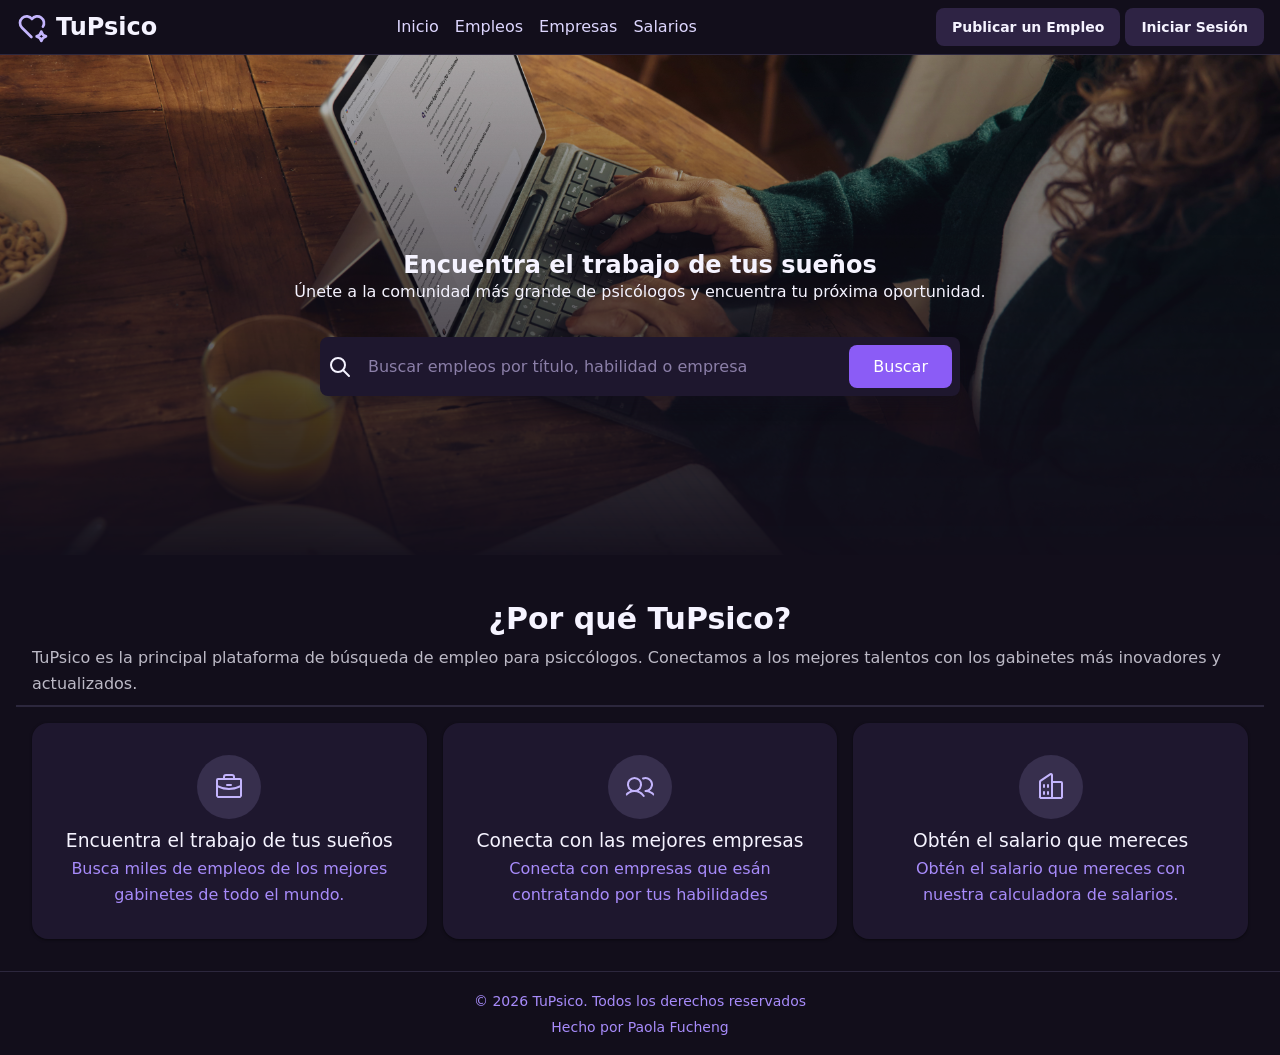
<file: 00-html-css/index.html>
<!-- HyperText Markup Language -->

<!DOCTYPE html>
<html lang = "es">
    <head>
        <!-- Metadatos -->
        <title> TuPsico - Inicio </title>
        <meta charset = "UTF-8">
        <meta name = "description" content = "Encuentra las mejores ofertas 
        de trabajo para psicólogos.">

        <link rel = "stylesheet" href = "./styles.css" />
    </head>

    <body>
        <!-- Todo el Contenido visible dividido en secciones -->
        <header>
            <h1>
                <svg xmlns = "http://www.w3.org/2000/svg" width = "24" height = "24" 
                viewBox = "0 0 24 24" fill = "none" stroke = "currentColor" 
                stroke-width = "2" stroke-linecap = "round" stroke-linejoin = "round" 
                class = "icon icon-tabler icons-tabler-outline icon-tabler-heart-spark">
                <path stroke = "none" d = "M0 0h24v24H0z" fill = "none" />
                <path d = "M11.537 19.542l-7.037 -6.97a5 5 0 1 1 7.5 -6.566a5 5 0 0 1 8.212 5.693" />
                <path d = "M19 22.5a4.75 4.75 0 0 1 3.5 -3.5a4.75 4.75 0 0 1 -3.5 -3.5a4.75 4.75 0 0 1 -3.5 3.5a4.75 4.75 0 0 1 3.5 3.5" />
                </svg>
                TuPsico
            </h1>

            <nav>
                <a href = ""> Inicio </a>
                <a href = "empleos.html"> Empleos </a>
                <a href = ""> Empresas </a>
                <a href = "error.html"> Salarios </a>
            </nav>
            <div>
                <a href = ""> Publicar un Empleo </a>
                <a href = ""> Iniciar Sesión </a>
            </div>
        </header>

        <main>
            <section>
                <img src = "./background-1.jpg" width = "200"/>
                <h1> Encuentra el trabajo de tus sueños </h1>
                <p> Únete a la comunidad más grande de psicólogos y 
                encuentra tu próxima oportunidad. </p>

                <form role = "search">
                    <div>
                        <svg xmlns = "http://www.w3.org/2000/svg" width = "24" 
                        height = "24" viewBox = "0 0 24 24" fill = "none" 
                        stroke = "currentColor" stroke-width = "2" stroke-linecap = "round" 
                        stroke-linejoin = "round" 
                        class = "icon icon-tabler icons-tabler-outline icon-tabler-search">
                        <path stroke = "none" d = "M0 0h24v24H0z" fill = "none" />
                        <path d = "M3 10a7 7 0 1 0 14 0a7 7 0 1 0 -14 0" />
                        <path d = "M21 21l-6 -6" /> </svg>

                        <input type = "text" placeholder = "Buscar empleos por título, habilidad o empresa">
                        <button type = "submit"> Buscar </button>
                    </div>
                </form>
            </section>

            <section>
                <header>
                    <h2> ¿Por qué TuPsico? </h2>
                    <p> TuPsico es la principal plataforma de búsqueda de empleo para 
                    psiccólogos. Conectamos a los mejores talentos con los gabinetes 
                    más inovadores y actualizados. </p>
                </header>
                
                <footer>
                    <article>
                        <svg fill="currentColor" height="32" viewBox="0 0 256 256" width="32" xmlns="http://www.w3.org/2000/svg"
                        aria-hidden="true">
                            <path
                            d="M216,56H176V48a24,24,0,0,0-24-24H104A24,24,0,0,0,80,48v8H40A16,16,0,0,0,24,72V200a16,16,0,0,0,16,16H216a16,16,0,0,0,16-16V72A16,16,0,0,0,216,56ZM96,48a8,8,0,0,1,8-8h48a8,8,0,0,1,8,8v8H96ZM216,72v41.61A184,184,0,0,1,128,136a184.07,184.07,0,0,1-88-22.38V72Zm0,128H40V131.64A200.19,200.19,0,0,0,128,152a200.25,200.25,0,0,0,88-20.37V200ZM104,112a8,8,0,0,1,8-8h32a8,8,0,0,1,0,16H112A8,8,0,0,1,104,112Z">
                            </path>
                        </svg>

                        <h3> Encuentra el trabajo de tus sueños </h3>
                        <p> Busca miles de empleos de los mejores gabinetes de todo 
                        el mundo. </p>
                    </article>

                    <article>
                        <svg fill="currentColor" height="32" viewBox="0 0 256 256" width="32" xmlns="http://www.w3.org/2000/svg"
                        aria-hidden="true">
                            <path
                            d="M117.25,157.92a60,60,0,1,0-66.5,0A95.83,95.83,0,0,0,3.53,195.63a8,8,0,1,0,13.4,8.74,80,80,0,0,1,134.14,0,8,8,0,0,0,13.4-8.74A95.83,95.83,0,0,0,117.25,157.92ZM40,108a44,44,0,1,1,44,44A44.05,44.05,0,0,1,40,108Zm210.14,98.7a8,8,0,0,1-11.07-2.33A79.83,79.83,0,0,0,172,168a8,8,0,0,1,0-16,44,44,0,1,0-16.34-84.87,8,8,0,1,1-5.94-14.85,60,60,0,0,1,55.53,105.64,95.83,95.83,0,0,1,47.22,37.71A8,8,0,0,1,250.14,206.7Z">
                            </path>
                        </svg>

                        <h3> Conecta con las mejores empresas </h3>
                        <p> Conecta con empresas que esán contratando por tus habilidades</p>
                    </article>

                    <article>
                        <svg fill="currentColor" height="32" viewBox="0 0 256 256" width="32" xmlns="http://www.w3.org/2000/svg"
                        aria-hidden="true">
                            <path
                            d="M240,208H224V96a16,16,0,0,0-16-16H144V32a16,16,0,0,0-24.88-13.32L39.12,72A16,16,0,0,0,32,85.34V208H16a8,8,0,0,0,0,16H240a8,8,0,0,0,0-16ZM208,96V208H144V96ZM48,85.34,128,32V208H48ZM112,112v16a8,8,0,0,1-16,0V112a8,8,0,1,1,16,0Zm-32,0v16a8,8,0,0,1-16,0V112a8,8,0,1,1,16,0Zm0,56v16a8,8,0,0,1-16,0V168a8,8,0,0,1,16,0Zm32,0v16a8,8,0,0,1-16,0V168a8,8,0,0,1,16,0Z">
                            </path>
                        </svg>

                        <h3> Obtén el salario que mereces </h3>
                        <p> Obtén el salario que mereces con nuestra calculadora de 
                        salarios. </p>
                    </article>
                </footer>
                
            </section>
        </main>

        <footer>
            <small>&copy; 2026 TuPsico. Todos los derechos reservados </small>
            <br>
            <small> Hecho por Paola Fucheng </small>
        </footer style = "padding-bottom: 100000px">
    </body>
</html>
</file>
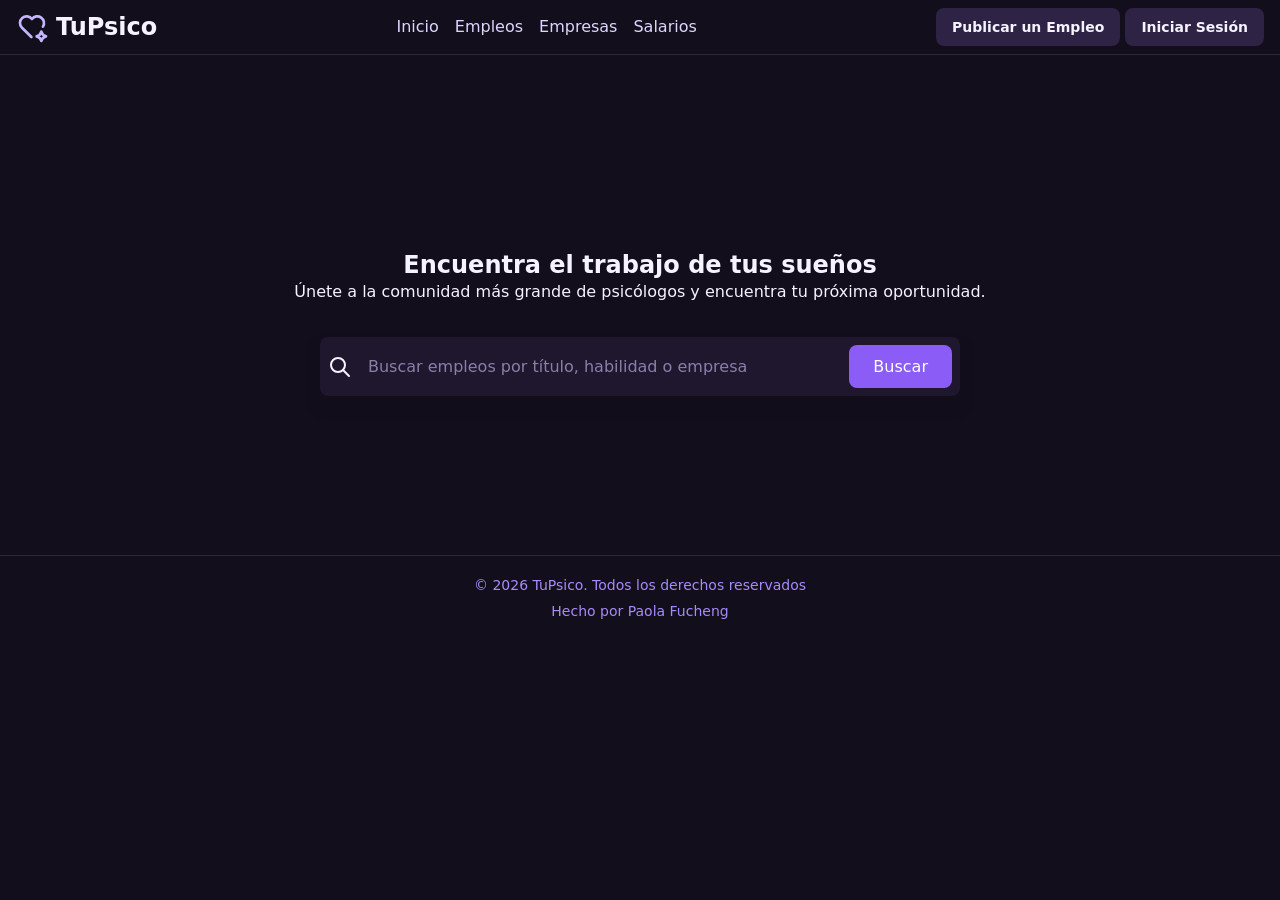
<file: 00-html-css/empleos.html>
<!-- Apartado de Empleos -->

<!DOCTYPE html>
<html lang = "es">
    <head>
        <!-- Metadatos -->
        <title> TuPsico - Empleos </title>
        <meta charset = "UTF-8">
        <meta name = "description" content = "Listado con empleos y 
        filtros para encontrar el trabajo de tus sueños">

        <link rel = "stylesheet" href = "./styles.css" />
    </head>

    <body>
        <!-- Todo el Contenido visible dividido en secciones -->
        <header>
            <h1>
                <svg xmlns = "http://www.w3.org/2000/svg" width = "24" height = "24" 
                viewBox = "0 0 24 24" fill = "none" stroke = "currentColor" 
                stroke-width = "2" stroke-linecap = "round" stroke-linejoin = "round" 
                class = "icon icon-tabler icons-tabler-outline icon-tabler-heart-spark">
                <path stroke = "none" d = "M0 0h24v24H0z" fill = "none" />
                <path d = "M11.537 19.542l-7.037 -6.97a5 5 0 1 1 7.5 -6.566a5 5 0 0 1 8.212 5.693" />
                <path d = "M19 22.5a4.75 4.75 0 0 1 3.5 -3.5a4.75 4.75 0 0 1 -3.5 -3.5a4.75 4.75 0 0 1 -3.5 3.5a4.75 4.75 0 0 1 3.5 3.5" />
                </svg>
                TuPsico
            </h1>

            <nav>
                <a href = "index.html"> Inicio </a>
                <a href = "empleos.html"> Empleos </a>
                <a href = ""> Empresas </a>
                <a href = "error.html"> Salarios </a>
            </nav>
            <div>
                <a href = ""> Publicar un Empleo </a>
                <a href = ""> Iniciar Sesión </a>
            </div>
        </header>

        <main>
            <section>
                <h1> Encuentra el trabajo de tus sueños </h1>
                <p> Únete a la comunidad más grande de psicólogos y 
                encuentra tu próxima oportunidad. </p>

                <form role = "search">
                    <div>
                        <svg xmlns = "http://www.w3.org/2000/svg" width = "24" 
                        height = "24" viewBox = "0 0 24 24" fill = "none" 
                        stroke = "currentColor" stroke-width = "2" stroke-linecap = "round" 
                        stroke-linejoin = "round" 
                        class = "icon icon-tabler icons-tabler-outline icon-tabler-search">
                        <path stroke = "none" d = "M0 0h24v24H0z" fill = "none" />
                        <path d = "M3 10a7 7 0 1 0 14 0a7 7 0 1 0 -14 0" />
                        <path d = "M21 21l-6 -6" /> </svg>

                        <input type = "text" placeholder = "Buscar empleos por título, habilidad o empresa">
                        <button type = "submit"> Buscar </button>
                    </div>
                </form>
            </section>

            
        </main>

        <footer>
            <small>&copy; 2026 TuPsico. Todos los derechos reservados </small>
            <br>
            <small> Hecho por Paola Fucheng </small>
        </footer style = "padding-bottom: 100000px">
    </body>
</html>
</file>
<file: 00-html-css/styles.css>
/* Cascading Style Sheets - Hojas de Estilo Cascadas */

* {
  margin: 0;
  padding: 0;
  box-sizing: border-box;
}

:root {
  /* Tonos violetas cálidos y lilas desaturados */
  --primary: #8b5cf6;          /* Lila suave pero definido */
  --primary-dark: #6d28d9;     /* Violeta profundo para estados clave */
  --primary-hover: #7c3aed;    /* Violeta para el hover */
  --primary-light: #c4b5fd;    /* Lila claro cálido para acentos/iconos */
  --background: #120e1b;       /* Fondo oscuro con matiz violeta cálido */
  --text-primary: #f5f3ff;     /* Blanco con un leve tinte lavanda */
  --text-secondary: #ddd6fe;   /* Lavanda claro para textos secundarios */
  --text-muted: #a78bfa;       /* Lila suave para textos atenuados */
  --border: rgba(196, 181, 253, 0.15); /* Borde lavanda traslúcido */
  --card-bg: #1e172e;          /* Superficie de tarjetas en violeta muy oscuro */
  --shadow: rgba(18, 14, 27, 0.5);
  --input-bg: #1e172e;         /* Fondo de inputs */
  --hsla-example: hsla(265, 89%, 78%, 1);
}

@font-face {
  font-family: 'Inter Variable';
  font-style: normal;
  font-display: swap;
  font-weight: 100 900;
  src: url(https://cdn.jsdelivr.net/fontsource/fonts/inter:vf@latest/latin-wght-normal.woff2) format('woff2-variations');
  unicode-range: U+0000-00FF,U+0131,U+0152-0153,U+02BB-02BC,U+02C6,U+02DA,U+02DC,U+0304,U+0308,U+0329,U+2000-206F,U+20AC,U+2122,U+2191,U+2193,U+2212,U+2215,U+FEFF,U+FFFD;
}

body {
  font-family: system-ui;
  background-color: var(--background);
  color: var(--text-primary);
  min-height: 100vh;
  display: flex;
  flex-direction: column;
  line-height: 1.6;
}

/* Títulos principales */
h1 {
  font-size: 1.5rem;
  line-height: 1.2;
  text-wrap: balance;
  display: flex;
  align-items: center;
  gap: 0.5rem;

  svg {
    width: 2rem;
    height: 2rem;
    color: var(--primary-light);
  }
}

h1 + p {
  text-wrap: balance;
  margin-bottom: 2rem;
}

/* Header */
header {
  border-bottom: 1px solid var(--border);
  background: var(--background);
  padding: .5rem 1rem;
  display: flex;
  align-items: center;
  justify-content: space-between;
  gap: 2rem;

  h2 {
    font-size: 1.25rem;
    font-weight: 700;
    color: var(--text-primary);
  }
}

/* Navegación del header a otras páginas */
nav {
  align-items: center;
  gap: 1rem;
  display: flex;

  a {
    text-decoration: none;
    color: var(--text-secondary);
    transition: color 0.2s;
    font-weight: 500;

    &:hover, &:focus {
      color: var(--primary-light);
      outline: none;
    }
  }
}

/* Botones del Header */
header div a {
  padding: 0.5rem 1rem;
  border-radius: 0.5rem;
  background-color: #2e2344;
  color: var(--text-primary);
  display: inline-block;
  font-size: 0.875rem;
  font-weight: 700;
  text-decoration: none;
}

/* Hero */
main > section:nth-child(1) {
  height: 500px;
  text-align: center;
  display: flex;
  flex-direction: column;
  justify-content: center;
  align-items: center;

  h1 {
    padding-top: 36px;
  }

  & > img {
    position: absolute;
    width: 100%;
    height: 100%;
    object-fit: cover;
    z-index: -1;
    left: 0;
    right: 0;
    mask-image: linear-gradient(to bottom, rgba(18, 14, 27, 1) 5%, rgba(18, 14, 27, 0) 80%);
  }
}

/* Formulario de Búsqueda */
form {
  max-width: 42rem;
  width: 100%;
  margin: 0 auto;
  padding-inline: 1rem;
}

form > div {
  display: flex;
  align-items: center;
  background-color: var(--input-bg);
  border-radius: 0.5rem;
  box-shadow: 0 10px 15px -3px var(--shadow);
  padding: 0.5rem;
  gap: 0.5rem;
}

form span {
  padding-left: 0.75rem;
  color: var(--text-muted);
  display: flex;
  align-items: center;
  flex-shrink: 0;
}

form input[type="text"] {
  flex: 1;
  background: transparent;
  border: none;
  outline: none;
  color: var(--text-primary);
  padding: 0.75rem 0.5rem;
  font-size: 1rem;
  font-family: inherit;
}

form input[type="text"]::placeholder {
  color: #8b7fa8;
}

button {
  padding: 0.75rem 1.5rem;
  border-radius: 0.5rem;
  background-color: var(--primary);
  color: white;
  font-weight: 500;
  border: none;
  cursor: pointer;
  transition: all 0.2s;
  font-family: inherit;
  font-size: 1rem;
  white-space: nowrap;

  &:hover,
  &:focus {
    background-color: var(--primary-hover);
    outline: 2px solid var(--primary-light);
    outline-offset: 2px;
  }

  &:active { 
    transform: scale(0.90);
  }

  &:disabled {
    opacity: .5;
    pointer-events: none;
  }
}

/* Features Section */
main > section:nth-child(2) {
  padding-inline: 1rem;
  background-color: var(--background);
  padding-top: 2rem;

  & > header {
    gap: 2px;
    flex-direction: column;

    h2 {
      margin-bottom: 0;
    }

    p {
      opacity: .75;
    }
  }

  & > div {
    max-width: 1280px;
    margin: 0 auto;
  }
}

main > section:nth-child(2) h2 {
  font-size: 1.875rem;
  font-weight: 700;
  color: var(--text-primary);
  margin-bottom: 1rem;
}

main > section:nth-child(2) > div > div:first-child > p {
  font-size: 1.125rem;
  color: var(--text-muted);
  max-width: 42rem;
  margin: 0 auto;
}

/* Grid de Features */
main > section:nth-child(2) footer {
  display: grid;
  grid-template-columns: repeat(auto-fit, minmax(280px, 1fr));
  gap: 16px;
}

/* Footer */
footer {
  background-color: var(--background);
  border-top: 1px solid var(--border);
  text-align: center;
  padding: 16px;

  small {
    color: var(--text-muted);
    font-size: 0.875rem;
  }
}

/* Feature Cards */
article {
  background-color: var(--card-bg);
  padding: 2rem;
  margin-bottom: 16px;
  border-radius: 1rem;
  box-shadow: 0px 1px 3px 0px rgba(0, 0, 0, 0.5);

  svg {
    color: var(--primary-light);
    background: rgba(196, 181, 253, 0.15); /* Fondo suave del icono */
    width: 64px;
    height: 64px;
    border-radius: 100%;
    padding: 16px;
  }

  p {
    color: var(--text-muted);
  }

  h3 {
    font-weight: 500;
  }
}
</file>
